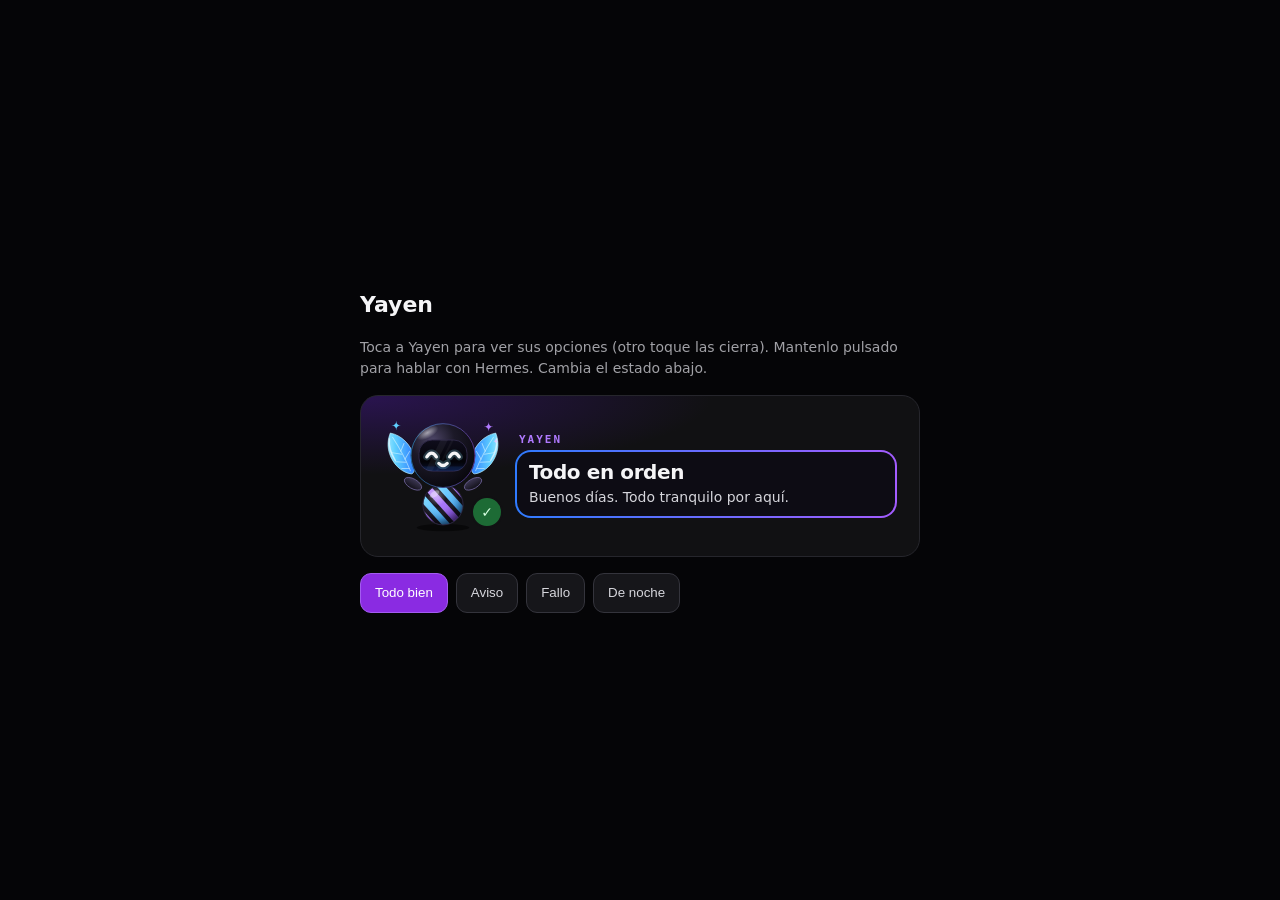
<file: demo/index.html>
<!doctype html>
<html lang="es">
<head>
<meta charset="utf-8">
<meta name="viewport" content="width=device-width,initial-scale=1">
<title>Yayen · demo</title>
<link rel="stylesheet" href="../src/yayen.css">
<style>
  :root{color-scheme:dark}
  body{margin:0;min-height:100vh;background:#050507;color:#f5f5f7;font:15px/1.5 system-ui,-apple-system,"Segoe UI",sans-serif;display:grid;place-items:center;padding:24px;box-sizing:border-box}
  .demo{width:min(100%,560px);display:grid;gap:16px}
  .card{background:#111113;border:1px solid #26262c;border-radius:18px;padding:20px 22px;background-image:radial-gradient(ellipse 90% 70% at 0% 0%,#2a1450 0,transparent 70%)}
  h1{margin:0;font-size:22px}
  p.note{margin:0;color:#a1a1a6;font-size:14px}
  .ctl{display:flex;flex-wrap:wrap;gap:8px}
  .ctl button{height:40px;padding:0 14px;border-radius:11px;border:1px solid #34343c;background:#16161a;color:#d6d6dc;font:500 14px inherit;cursor:pointer}
  .ctl button[aria-pressed="true"]{background:#8a2be2;border-color:#a35cf0;color:#fff}
</style>
</head>
<body>
<main class="demo">
  <h1>Yayen</h1>
  <p class="note">Toca a Yayen para ver sus opciones (otro toque las cierra). Mantenlo pulsado para hablar con Hermes. Cambia el estado abajo.</p>
  <section class="card"><div id="yayen"></div></section>
  <div class="ctl" id="estados">
    <button type="button" data-level="ok" aria-pressed="true">Todo bien</button>
    <button type="button" data-level="warn" aria-pressed="false">Aviso</button>
    <button type="button" data-level="error" aria-pressed="false">Fallo</button>
    <button type="button" data-level="sleep" aria-pressed="false">De noche</button>
  </div>
</main>
<script src="../src/yayen.js"></script>
<script>
  // Datos de ejemplo. En tu app, status() y answer() leen tus datos reales.
  let level = 'ok';
  const servidor = location.protocol.startsWith('http');   // con server/yayen_server.py hay voz propia y Hermes
  const yy = Yayen.mount(document.getElementById('yayen'), {
    status: () => ({
      ok: { level: 'ok', title: 'Todo en orden', text: ['Buenos días. Todo tranquilo por aquí.', 'Las 14 páginas están arriba. Todo en orden.', 'El canal ya va por 91 suscriptores. ¡Vamos bien!'] },
      warn: { level: 'warn', title: '1 aviso', text: 'Las noticias van atrasadas. Toca aquí y te llevo.', go: 'noticias' },
      error: { level: 'error', title: 'Ojo, 1 problema', text: 'mi-web.com está caída. Toca aquí y te llevo.', go: 'paginas' },
      sleep: { level: 'sleep', title: 'Descansando', text: 'Ya es tarde. Bajé el brillo, pero sigo pendiente.' },
    }[level]),
    options: [
      { id: 'check', label: 'Revisar todo', icon: 'refresh' },
      { id: 'news', label: '¿Qué hay de nuevo?', icon: 'bell' },
      { id: 'srv', label: 'Servidores', icon: 'server' },
      { id: 'rec', label: 'Grabar', icon: 'eyeOff' },
      { id: 'blog', label: 'Noticias', icon: 'file' },
      { id: 'redes', label: 'Redes', icon: 'users' },
      { id: 'rest', label: 'Descansa', icon: 'moon' },
    ],
    answer: async id => ({
      check: level === 'ok' ? { title: 'Listo', text: 'Listo, ya revisé todo. Todo en orden.', face: 'happy' } : { title: 'Ya revisé', text: 'Lo más importante: mi-web.com está caída. Toca la nube y te llevo.', go: 'paginas', face: 'error' },
      news: level === 'ok' ? { title: '¡Todo bien!', text: 'Todo está bien. Todo en orden. Tienes 2 comentarios nuevos en YouTube.', face: 'happy' } : { title: 'Ojo con esto', text: 'Mira: mi-web.com está caída. Lo demás va bien. Toca la nube y te llevo.', go: 'paginas', face: 'error' },
      srv: { title: 'Servidores', text: 'Los servidores van bien. El más cargado está al 74 % de RAM.', go: 'servidores' },
      rec: { title: 'Modo grabación', text: 'Listo, me puse las gafas. Ya no se ve ninguna IP.' },
      blog: { title: 'Noticias', text: 'Van al día: la última salió hace 3 horas.' },
      redes: { title: 'Redes', text: 'En YouTube vas por 91 suscriptores y hoy te dejaron 2 comentarios.' },
      rest: { title: 'Descansa', text: 'Me quedo descansando. Tócame cuando me necesites.' },
    }[id]),
    onNavigate: destino => alert(`Aquí tu app abriría: ${destino}`),
    voice: { url: servidor ? '/api/yayen/voz' : null, headers: { 'X-Yayen': '1' } },
    hermes: { url: servidor ? '/api/yayen/hermes' : null, headers: { 'X-Yayen': '1' } },
  });
  document.getElementById('estados').addEventListener('click', e => {
    const b = e.target.closest('[data-level]'); if (!b) return;
    level = b.dataset.level;
    document.querySelectorAll('[data-level]').forEach(x => x.setAttribute('aria-pressed', String(x === b)));
    yy.update();
  });
</script>
</body>
</html>
</file>
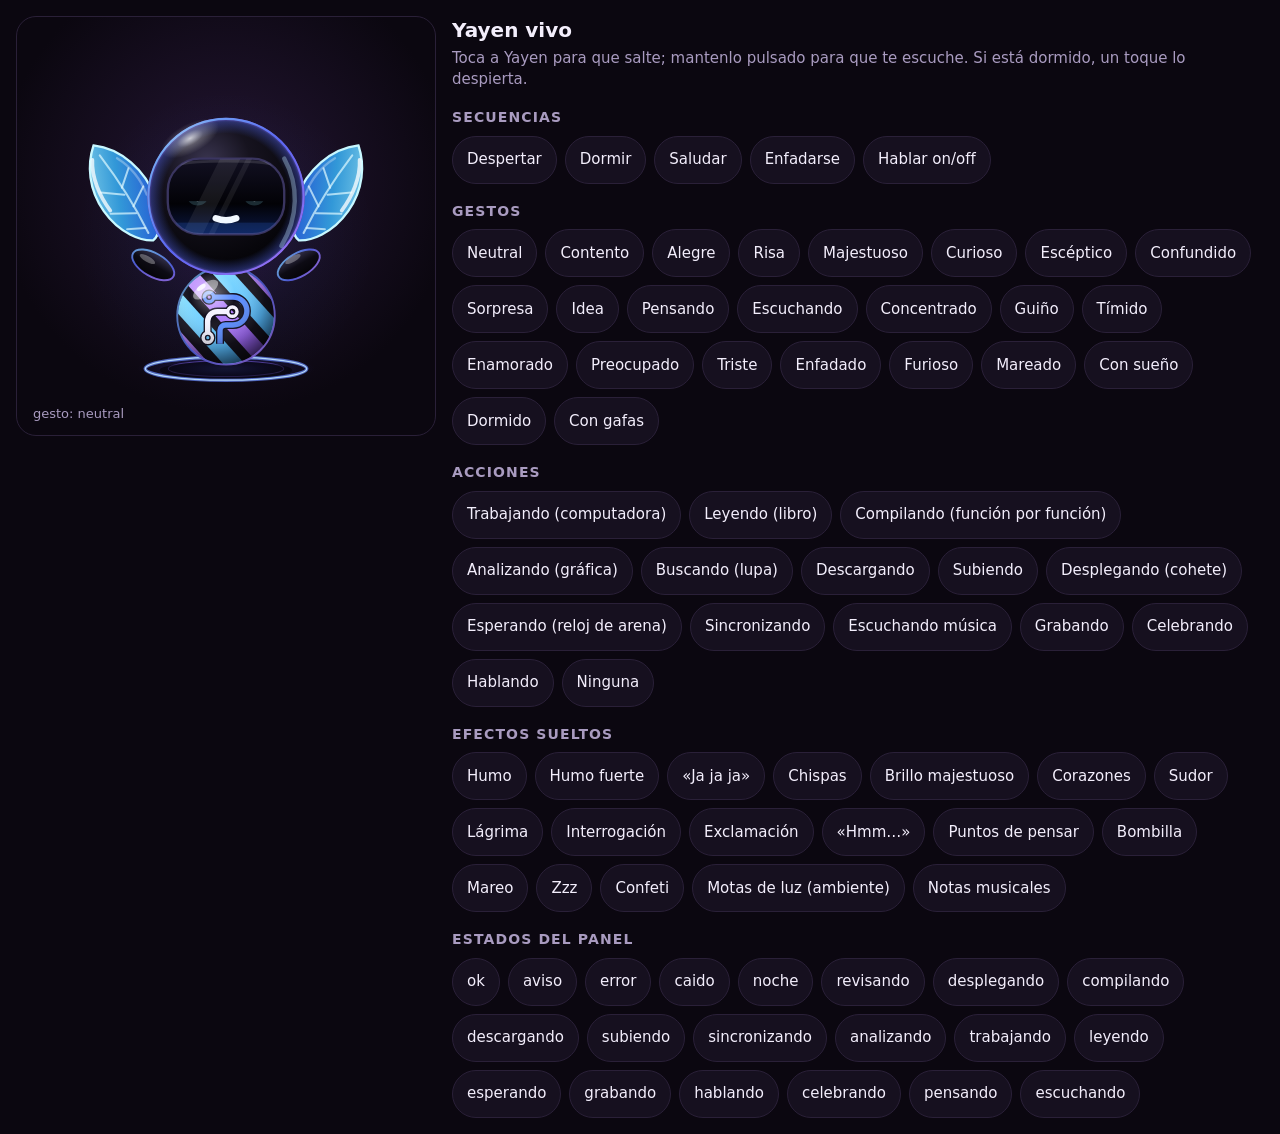
<file: demo/vivo.html>
<!doctype html>
<html lang="es">
<head>
<meta charset="utf-8">
<meta name="viewport" content="width=device-width, initial-scale=1">
<title>Yayen vivo · catálogo</title>
<style>
  :root { --bg:#0b0710; --card:#16101f; --line:#2a2038; --text:#f3eefc; --mute:#a99bc0; --brand:#B07AFF; }
  * { box-sizing:border-box; }
  body { margin:0; background:var(--bg); color:var(--text); font:15px/1.4 system-ui, sans-serif; }
  main { max-width:1280px; margin:0 auto; padding:16px; display:grid; grid-template-columns:minmax(280px,420px) 1fr; gap:16px; }
  @media (max-width:760px) { main { grid-template-columns:1fr; } }
  .escena { position:sticky; top:16px; height:420px; background:radial-gradient(circle at 50% 40%, #241634, #0b0710 70%); border:1px solid var(--line); border-radius:20px; }
  .escena > div { position:absolute; inset:0; }
  .estado { position:absolute; left:16px; bottom:12px; color:var(--mute); font-size:13px; }
  h1 { font-size:20px; margin:0 0 4px; } h2 { font-size:14px; text-transform:uppercase; letter-spacing:.08em; color:var(--mute); margin:18px 0 8px; }
  .grupo { display:flex; flex-wrap:wrap; gap:8px; }
  button { min-height:48px; padding:0 14px; border-radius:24px; border:1px solid var(--line); background:var(--card); color:var(--text); font:inherit; cursor:pointer; }
  button:hover { border-color:var(--brand); } button.on { background:var(--brand); color:#140a1f; border-color:var(--brand); }
  p { color:var(--mute); margin:0; }
</style>
</head>
<body>
<main>
  <section class="escena"><div id="yayen"></div><span class="estado" id="estado"></span></section>
  <section>
    <h1>Yayen vivo</h1>
    <p>Toca a Yayen para que salte; mantenlo pulsado para que te escuche. Si está dormido, un toque lo despierta.</p>
    <h2>Secuencias</h2><div class="grupo" id="secuencias"></div>
    <h2>Gestos</h2><div class="grupo" id="gestos"></div>
    <h2>Acciones</h2><div class="grupo" id="acciones"></div>
    <h2>Efectos sueltos</h2><div class="grupo" id="efectos"></div>
    <h2>Estados del panel</h2><div class="grupo" id="estados"></div>
  </section>
</main>
<script src="../src/yayen-vivo.js"></script>
<script>
  const y = YayenVivo.crear(document.getElementById('yayen'));
  window.yayen = y;
  const cat = YayenVivo.catalogo();
  const estado = document.getElementById('estado');
  const pinta = () => { const e = y.estado; estado.textContent = `gesto: ${e.gesto}${e.accion ? ' · acción: ' + e.accion : ''}`; };
  function boton(donde, texto, fn) {
    const b = document.createElement('button'); b.textContent = texto;
    b.onclick = () => { fn(); pinta(); };
    document.getElementById(donde).appendChild(b);
  }
  cat.secuencias.forEach(s => boton('secuencias', s[0].toUpperCase() + s.slice(1), () => { y.accion(null); y[s](); }));
  boton('secuencias', 'Hablar on/off', () => y.hablar(!(window._h = !window._h)));
  cat.gestos.forEach(g => boton('gestos', g.nombre, () => { y.accion(null); y.gesto(g.id); }));
  cat.acciones.forEach(a => boton('acciones', a.nombre, () => y.accion(a.id)));
  boton('acciones', 'Ninguna', () => y.accion(null));
  cat.efectos.forEach(e => boton('efectos', e.nombre, () => y.efecto(e.id, 2500)));
  Object.entries(cat.estados).forEach(([k, v]) => boton('estados', k, () => { y.accion(v.accion || null); if (v.gesto) y.gesto(v.gesto); }));
  setInterval(pinta, 500); pinta();
</script>
</body>
</html>
</file>
<file: src/yayen.css>
/* Yayen · estilos. Sin dependencias. Los colores del personaje (azul del ala, morado del cuerpo) son decoración;
   el estado lo dan la insignia verde/ámbar/roja y la cara. La capa de opciones se diseña en unidades de
   1280×400 (o 560×440 en vertical) y se escala a la pantalla. Personaliza con las variables --yy-*. */
:root{--yy-text:#f5f5f7;--yy-soft:#d6d6dc;--yy-dim:#6e6e73;--yy-line:#34343c;--yy-card:#111113;--yy-accent:#b07aff;--yy-accent-2:#c9b8ff;
  --yy-sans:system-ui,-apple-system,"Segoe UI",Roboto,sans-serif;--yy-mono:ui-monospace,"SF Mono",Menlo,monospace;--yy-size:120px}
.hero-yayen{min-height:0}
.yy-hero{display:flex;align-items:center;gap:12px}
.yy-wrap{position:relative;flex:none}
.yy-hero .yy{width:var(--yy-size);height:var(--yy-size);cursor:pointer;-webkit-tap-highlight-color:transparent;touch-action:none}
.yy-badge{position:absolute;right:0;bottom:8px;width:28px;height:28px;border-radius:50%;display:grid;place-items:center;border:2px solid var(--yy-card);font:700 14px var(--yy-sans)}
.yy-badge.ok{background:#1d6b35;color:#d7ffe2}.yy-badge.warn{background:#7a5a16;color:#fff1cc}.yy-badge.error{background:#a3302a;color:#ffe1de}.yy-badge.night{background:#2a2a40;color:#c9c9ff}
.yy-say{flex:1;min-width:0;display:grid;gap:4px;text-align:left;padding:0;background:none;border:0;color:inherit;font:inherit;cursor:pointer}
.yy-who{font:600 11px var(--yy-mono);letter-spacing:2px;text-transform:uppercase;color:var(--yy-accent);padding-left:4px}
.yy-bub{display:grid;gap:4px;padding:10px 12px;border-radius:16px;border:2px solid transparent;
  background:linear-gradient(#0d0c14,#0d0c14) padding-box,linear-gradient(90deg,#2f7bff,#a35cff) border-box;box-shadow:0 10px 30px -16px #2f7bff88,0 10px 30px -16px #a35cff88}
.yy-bub b{color:var(--yy-text);font-size:20px;letter-spacing:-.4px;line-height:1.08}
.yy-bub span{font-size:14px;line-height:1.3;color:var(--yy-soft);display:-webkit-box;-webkit-line-clamp:4;-webkit-box-orient:vertical;overflow:hidden}
.yy-hero.night .yy-bub{opacity:.75}

/* el personaje */
.yy svg{width:100%;height:100%;overflow:visible;display:block}
.yy-shadow{fill:#000;opacity:.5;transform-box:fill-box;transform-origin:center;animation:yy-shadow 4s ease-in-out infinite}
.yy-glow{opacity:.3}
.yy-float{transform-box:view-box;transform-origin:100px 100px;animation:yy-float 4s ease-in-out infinite}
.yy.hop .yy-float{animation:yy-hop .55s cubic-bezier(.3,1.6,.5,1) 2}
.yy-wing{transform-box:view-box;transform-origin:46px 74px;animation:yy-wing 3.4s ease-in-out infinite}
.yy-wing-r{transform-origin:154px 74px;animation-name:yy-wing-r}
.yy.flap .yy-wing{animation:yy-flap .24s ease-in-out 4}.yy.flap .yy-wing-r{animation-name:yy-flap-r}
.yy :is([class^="yy-e-"],[class^="yy-m-"],.yy-glasses,.yy-sweat,.yy-zzz){display:none}
.yy[data-face="ok"] :is(.yy-e-happy,.yy-m-smile),
.yy[data-face="happy"] :is(.yy-e-happy,.yy-m-grin),
.yy[data-face="warn"] :is(.yy-e-open,.yy-m-flat),
.yy[data-face="error"] :is(.yy-e-worry,.yy-m-frown,.yy-sweat),
.yy[data-face="sleep"] :is(.yy-e-closed,.yy-m-flat,.yy-zzz),
.yy[data-face="think"] :is(.yy-e-open,.yy-m-flat),
.yy[data-face="listen"] :is(.yy-e-open,.yy-m-o),
.yy[data-face="cool"] :is(.yy-glasses,.yy-m-smile){display:inline}
.yy .yy-e-open{transform-box:fill-box;transform-origin:center;animation:yy-blink 5.5s infinite}
.yy-star{transform-box:fill-box;transform-origin:center;animation:yy-twinkle 2.2s ease-in-out infinite}
.yy-s2{animation-delay:.7s}.yy-s3{animation-delay:1.4s}
.yy[data-face="sleep"] .yy-star{opacity:0;animation:none}
.yy[data-face="sleep"] :is(.yy-float,.yy-wing){animation-duration:8s}
.yy[data-face="happy"] .yy-star{animation-duration:.6s}
.yy[data-face="error"] .yy-sweat{animation:yy-sweat 1.6s ease-in infinite}
.yy-zzz text{font:700 18px var(--yy-sans);fill:var(--yy-accent-2);animation:yy-zzz 2.6s infinite}.yy-zzz text:nth-child(2){animation-delay:.9s}
.yy.talk :is([class^="yy-m-"]){transform-box:fill-box;transform-origin:center;animation:yy-talk .16s ease-in-out infinite alternate}
@keyframes yy-float{50%{transform:translateY(-6px)}}
@keyframes yy-shadow{50%{transform:scaleX(.82);opacity:.3}}
@keyframes yy-hop{40%{transform:translateY(-22px) scaleY(1.05)}70%{transform:translateY(2px) scaleY(.94)}}
@keyframes yy-wing{50%{transform:rotate(-7deg)}}@keyframes yy-wing-r{50%{transform:rotate(7deg)}}
@keyframes yy-flap{50%{transform:rotate(-20deg)}}@keyframes yy-flap-r{50%{transform:rotate(20deg)}}
@keyframes yy-blink{0%,93%,100%{transform:scaleY(1)}96%{transform:scaleY(.08)}}
@keyframes yy-twinkle{0%,100%{transform:scale(.6) rotate(0);opacity:.5}50%{transform:scale(1.15) rotate(45deg);opacity:1}}
@keyframes yy-sweat{0%{transform:translateY(-3px);opacity:0}30%{opacity:1}100%{transform:translateY(7px);opacity:0}}
@keyframes yy-zzz{0%{opacity:0;transform:translate(0,0)}30%{opacity:1}100%{opacity:0;transform:translate(10px,-22px)}}
@keyframes yy-talk{to{transform:scaleY(1.9)}}

/* capa de opciones (unidades de 1280×400) */
.yy-ov{position:fixed;inset:0;z-index:30;overflow:hidden;background:radial-gradient(ellipse 42% 68% at 50% 55%,#10204a99 0,#2a104266 38%,#000000ee 74%);opacity:0;pointer-events:none;transition:opacity .25s}
.yy-ov.on{opacity:1;pointer-events:auto}
.yy-stage{position:absolute;left:0;top:0;transform-origin:0 0}
.yy-orbit{position:absolute;inset:0;width:100%;height:100%;pointer-events:none}
.yy-orbit ellipse{fill:none;stroke:url(#yy-orbit-g);stroke-opacity:.65;stroke-width:1.5;stroke-dasharray:2 9;animation:yy-orbit 16s linear infinite}
@keyframes yy-orbit{to{stroke-dashoffset:-220}}
.yy-big{position:absolute;left:50%;width:170px;height:170px;transform:translate(-50%,-50%);cursor:pointer;transition:transform .35s cubic-bezier(.3,1.4,.5,1);touch-action:none}
.yy-ov:not(.on) .yy-big{transform:translate(-50%,-50%) scale(.4)}
.yy-ov.answer .yy-big{transform:translate(-50%,calc(-50% + 50px)) scale(.88)}
.yy-opt{--oc:#8ee8ff55;position:absolute;display:flex;flex-direction:column;align-items:center;gap:6px;padding:0;background:none;border:0;color:var(--yy-text);font:600 12px var(--yy-sans);cursor:pointer;
  opacity:0;transform:translate(calc(-50% + var(--fx,0px)),calc(-50% + var(--fy,0px))) scale(.15) rotate(-30deg);transition:transform .6s cubic-bezier(.22,1.45,.42,1),opacity .2s;-webkit-tap-highlight-color:transparent}
.yy-ov.on .yy-opt{opacity:1;transform:translate(-50%,-50%) scale(1) rotate(0)}
.yy-opt.l{--oc:#2fb6ff88}.yy-opt.r{--oc:#a35cff88}
.yy-opt i{position:relative;width:56px;height:56px;border-radius:50%;display:grid;place-items:center;border:2px solid transparent;
  background:radial-gradient(circle at 34% 28%,#2c2642,#0b0a12 72%) padding-box,linear-gradient(135deg,#2fb6ff,#a35cff) border-box;box-shadow:0 0 22px -4px var(--oc),inset 0 1px 0 #ffffff1a}
.yy-opt i svg{width:26px;height:26px}
.yy-opt.l i svg{color:#8ee8ff}.yy-opt.r i svg{color:#cfa6ff}.yy-opt.b i svg{color:#f5f5f7}
.yy-opt:active i{background:linear-gradient(135deg,#2f7bff,#a35cff) padding-box,linear-gradient(135deg,#8ee8ff,#cfa6ff) border-box}
.yy-opt:active i svg{color:#fff}
.yy-opt:focus-visible i{outline:2px solid var(--yy-accent);outline-offset:3px}
.yy-opt s{position:absolute;right:-6px;top:-6px;width:16px;height:16px;background:#8ee8ff;clip-path:polygon(50% 0,61% 39%,100% 50%,61% 61%,50% 100%,39% 61%,0 50%,39% 39%);opacity:0;transform:scale(0)}
.yy-opt.r s{background:#cfa6ff}
.yy-ov.on .yy-opt s{animation:yy-pop .7s ease-out calc(var(--d,0ms) + .38s) 1 both}
@keyframes yy-pop{0%{opacity:0;transform:scale(0) rotate(0)}35%{opacity:1;transform:scale(1.25) rotate(45deg)}100%{opacity:0;transform:scale(.2) rotate(90deg)}}
.yy-ov.hermes .yy-opt{opacity:.18;pointer-events:none}
.yy-voice{position:absolute;top:14px;height:40px;border-radius:12px;border:1px solid var(--yy-line);background:#0d0c11;color:var(--yy-text);display:inline-flex;align-items:center;justify-content:center;gap:6px;cursor:pointer;font:600 12px var(--yy-sans)}
.yy-voice{right:14px;padding:0 12px}
.yy-voice svg{width:18px;height:18px}
.yy-voice.off{color:var(--yy-dim)}.yy-voice.off svg{opacity:.5}

/* el globo de la capa; al responder se vuelve una nube blanca de pensamiento */
.yy-cloud{position:absolute;left:50%;top:18px;transform:translateX(-50%);width:max-content;max-width:470px;padding:12px 18px 10px;text-align:center;border-radius:16px;border:2px solid transparent;
  background:linear-gradient(#0d0c14,#0d0c14) padding-box,linear-gradient(90deg,#2f7bff,#a35cff) border-box;box-shadow:0 10px 40px -10px #8a2be255}
.yy-cloud b{display:block;font-size:19px;letter-spacing:-.3px}
.yy-cloud p{margin:3px 0 0;font-size:13px;line-height:1.35;color:var(--yy-soft)}
.yy-via{position:absolute;left:50%;top:-11px;transform:translateX(-50%);z-index:2;display:inline-flex;align-items:center;gap:6px;padding:3px 9px;border-radius:999px;font:600 10px var(--yy-mono);letter-spacing:1.2px;text-transform:uppercase;border:1px solid #2f7bff66;color:#8ee8ff;background:#0b1630}
.yy-via i{width:6px;height:6px;border-radius:50%;background:currentColor}
.yy-ov.hermes .yy-via{border-color:#a35cff88;color:#e2c8ff;background:#1d0f33}
.yy-heard{display:block;margin:0 0 3px;font:italic 500 12px var(--yy-sans);color:#7a3df0}
.yy-heard[hidden]{display:none}
.yy-puffs,.yy-dots{display:none}
.yy-ov.answer .yy-cloud{background:#fff;border-color:#fff;border-radius:56px;padding:16px 34px 14px;box-shadow:0 16px 44px -14px #a35cffaa,0 0 46px -12px #2fb6ff77;
  animation:yy-cloud-in .45s cubic-bezier(.3,1.5,.5,1),yy-cloud-float 4.5s ease-in-out .45s infinite}
.yy-ov.answer .yy-cloud>:not(.yy-puffs){position:relative;z-index:1}
.yy-ov.answer .yy-cloud>.yy-via{position:absolute}
.yy-ov.answer .yy-cloud b{color:#17122a}.yy-ov.answer .yy-cloud p{color:#3b3550}
.yy-ov.linked .yy-cloud{cursor:pointer}
.yy-ov:not(.thinking) .yy-cloud b:has([data-k="t"]:empty){display:none}
.yy-ov.answer .yy-puffs{display:block;position:absolute;inset:0;pointer-events:none;z-index:0}
.yy-puffs i{position:absolute;background:#fff;border-radius:50%}
.yy-puffs [class^="p"]{top:0;transform:translate(-50%,-38%)}
.yy-puffs .p1{left:14%;width:38px;height:38px}.yy-puffs .p2{left:30%;width:52px;height:52px}.yy-puffs .p3{left:50%;width:44px;height:44px}
.yy-puffs .p4{left:69%;width:54px;height:54px}.yy-puffs .p5{left:86%;width:36px;height:36px}
.yy-puffs .p6,.yy-puffs .p7{top:auto;bottom:0;transform:translate(-50%,36%)}
.yy-puffs .p6{left:26%;width:40px;height:40px}.yy-puffs .p7{left:74%;width:46px;height:46px}
.yy-puffs [class^="t"]{box-shadow:0 0 18px -4px #a35cff88;animation:yy-trail 1.4s ease-in-out infinite}
.yy-puffs .t1{left:calc(50% - 46px);bottom:-34px;width:17px;height:17px}
.yy-puffs .t2{left:calc(50% - 58px);bottom:-52px;width:11px;height:11px;animation-delay:.15s}
.yy-puffs .t3{left:calc(50% - 66px);bottom:-66px;width:7px;height:7px;animation-delay:.3s}
.yy-ov.thinking .yy-dots{display:inline-flex;gap:5px;margin-left:8px;vertical-align:middle}
.yy-dots i{width:7px;height:7px;border-radius:50%;background:#a35cff;animation:yy-dot 1s infinite}.yy-dots i:nth-child(2){animation-delay:.15s;background:#7a5cff}.yy-dots i:nth-child(3){animation-delay:.3s;background:#2fb6ff}
@keyframes yy-cloud-in{from{scale:.55;opacity:0}to{scale:1;opacity:1}}
@keyframes yy-cloud-float{50%{translate:0 -4px}}
@keyframes yy-trail{50%{translate:0 -2px;opacity:.75}}
@keyframes yy-dot{0%,100%{opacity:.25}50%{opacity:1}}

/* modo ligero (la Wyse): sin animaciones continuas ni brillos; parpadeo, boca y respuestas siguen */
html.yy-lite :is(.yy-float,.yy-shadow,.yy-wing,.yy-star,.yy-orbit ellipse,.yy-puffs i){animation:none!important}
html.yy-lite .yy-glow{display:none}
html.yy-lite .yy-opt i,html.yy-lite .yy-cloud,html.yy-lite .yy-bub{box-shadow:none!important}
html.yy-lite .yy-ov.answer .yy-cloud{animation:yy-cloud-in .3s ease-out}
@media(prefers-reduced-motion:reduce){.yy *,.yy-ov *{animation:none!important;transition:none!important}}

/* Mensaje para Hermes (mantener pulsado) */
.yy-ask{display:flex;gap:8px;margin-top:8px;position:relative;z-index:1}
.yy-ask[hidden]{display:none}
.yy-ask input{flex:1;min-width:220px;height:40px;border-radius:12px;border:1px solid #d9cff0;padding:0 12px;font:500 14px var(--yy-sans);color:#17122a;background:#f6f3ff}
.yy-ask input:focus{outline:2px solid #a35cff;outline-offset:1px}
.yy-ask button{width:40px;height:40px;border-radius:12px;border:0;display:grid;place-items:center;cursor:pointer;color:#fff;background:linear-gradient(135deg,#2f7bff,#a35cff)}
.yy-ask button svg{width:18px;height:18px}
</file>
